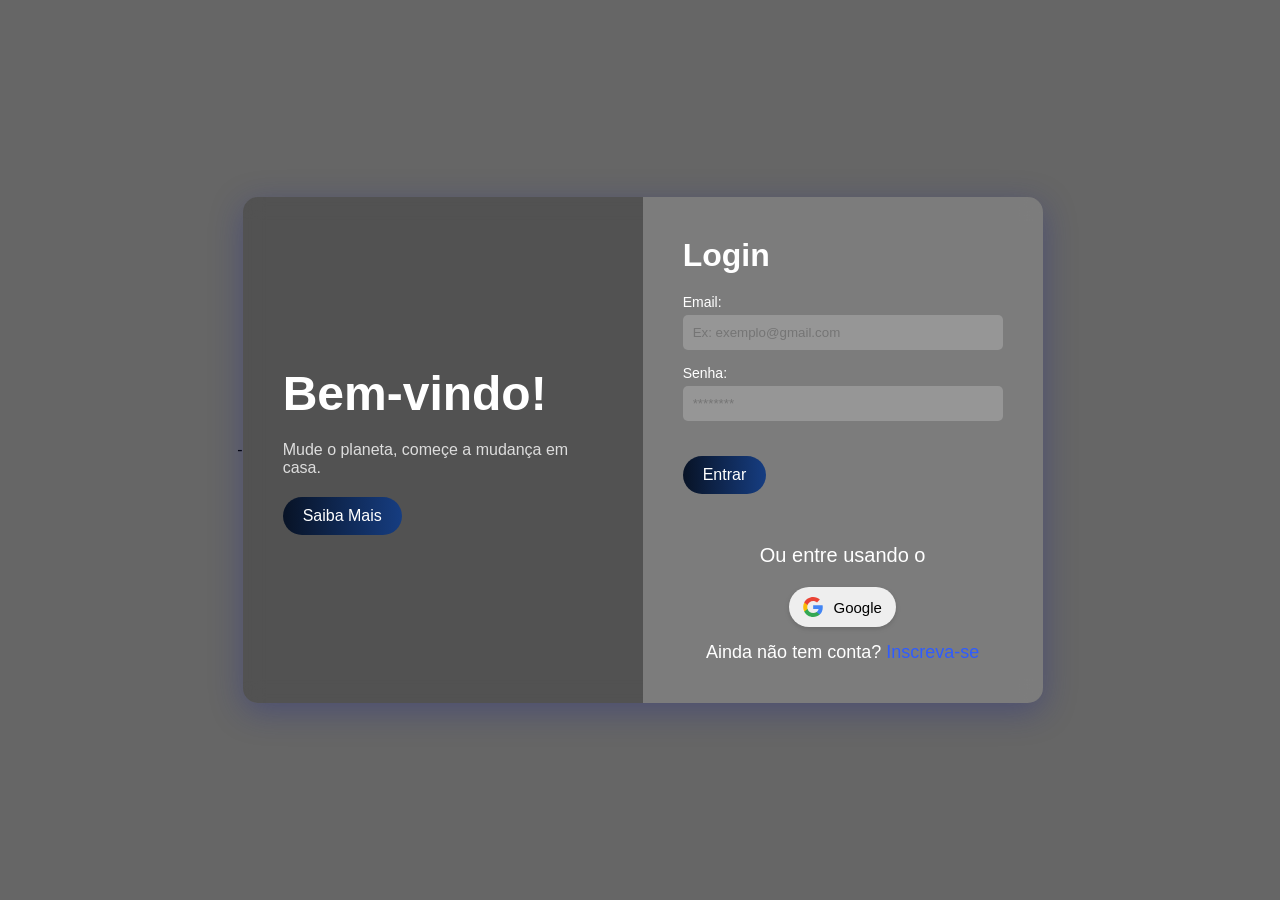
<file: index.html>
<!DOCTYPE html>
<html lang="pt-BR">
<head>
  <meta charset="UTF-8">
  <meta name="viewport" content="width=device-width, initial-scale=1">
  <title>Login Page</title>
  <link rel="stylesheet" href="login.css">
</head>
<body>

<!-- Vídeo de fundo -->
<video autoplay muted loop class="background-video">
  <source src="pixverse2F_1745717507.mp4" type="video/mp4">
</video>

<!-- Conteúdo principal -->
<div class="container">-
  <div class="card">
    <div class="welcome-section">
      <h1>Bem-vindo!</h1>
      <p>Mude o planeta, começe a mudança em casa.</p>
      <a href="educacao.html" class="learn-more-btn">Saiba Mais</a>
    </div>
    <div class="login-section">
      <h2>Login</h2>
      <form id="login-form" method="POST" action="login.php">
        <div class="input-group">
          <label for="email">Email:</label>
          <input type="email" id="email" name="email" placeholder="Ex: exemplo@gmail.com">
        </div>
        <div class="input-group">
          <label for="password">Senha:</label>
          <input type="password" id="password" name="password" placeholder="********">
        </div>

        <button type="submit" class="submit-btn">Entrar</button>

        <div class="login-google-section">
          <p class="login-alt-text">Ou entre usando o</p>
        
          <button class="google-btn">
            <img src="google.svg" alt="Google logo" class="google-icon">
            Google
          </button>
        
          <p class="signup-text">
            Ainda não tem conta? <a href="cadastro.html">Inscreva-se</a>
          </p>
        </div>
      </form>
    </div>
  </div>
</div>

<script src="index.js"></script>
</body>
</html>
</file>
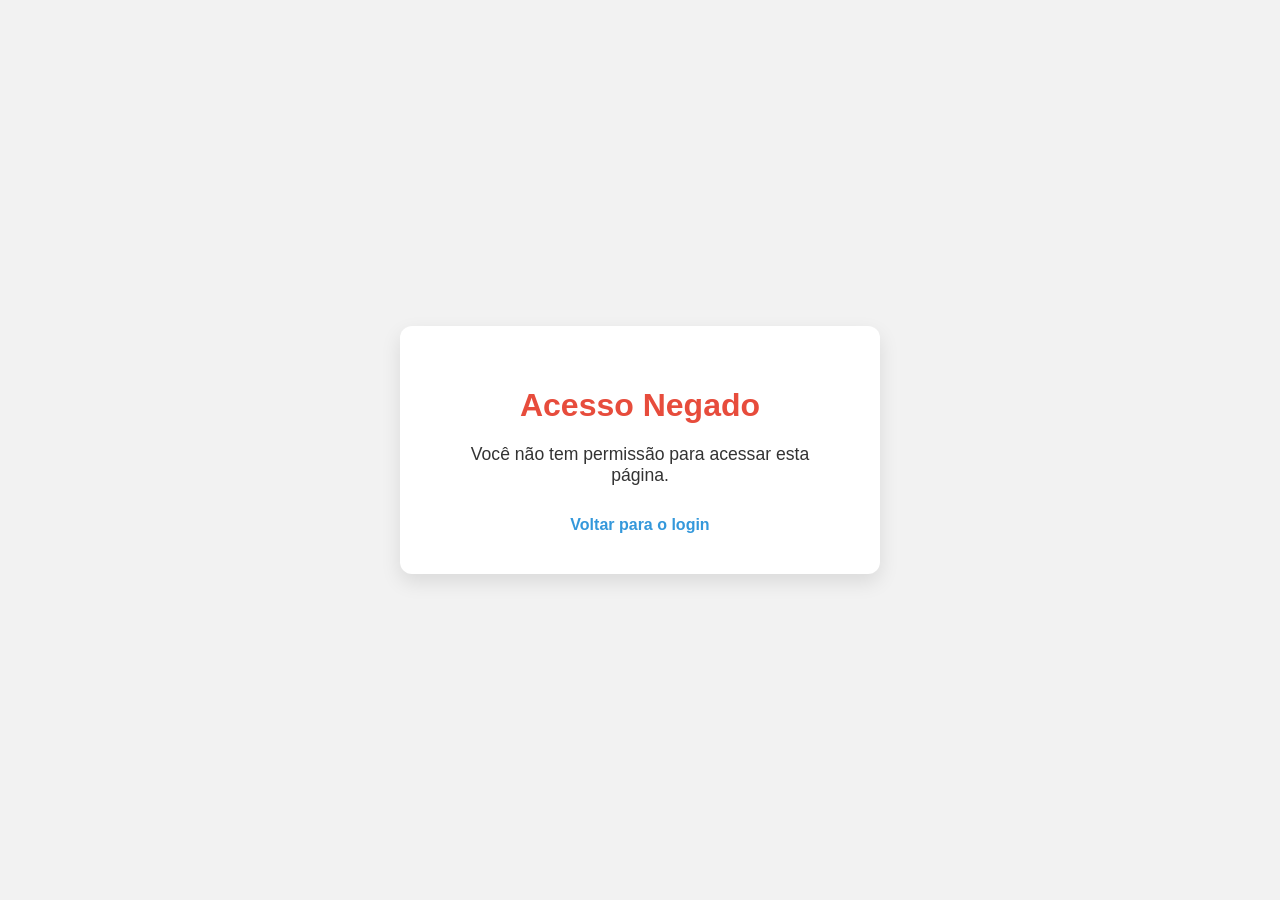
<file: acesso-negado.html>
<!DOCTYPE html>
<html lang="pt-BR">
<head>
  <meta charset="UTF-8">
  <meta name="viewport" content="width=device-width, initial-scale=1.0">
  <title>Acesso Negado</title>
  <style>
    body {
      margin: 0;
      font-family: 'Segoe UI', Tahoma, Geneva, Verdana, sans-serif;
      background: #f2f2f2;
      display: flex;
      align-items: center;
      justify-content: center;
      height: 100vh;
      color: #333;
    }

    .container {
      background: #fff;
      padding: 40px;
      border-radius: 12px;
      box-shadow: 0 8px 20px rgba(0, 0, 0, 0.1);
      text-align: center;
      max-width: 400px;
    }

    h1 {
      color: #e74c3c;
      font-size: 2em;
      margin-bottom: 20px;
    }

    p {
      font-size: 1.1em;
      margin-bottom: 30px;
    }

    a {
      text-decoration: none;
      color: #3498db;
      font-weight: bold;
    }

    a:hover {
      text-decoration: underline;
    }
  </style>
</head>
<body>
  <div class="container">
    <h1>Acesso Negado</h1>
    <p>Você não tem permissão para acessar esta página.</p>
    <a href="index.html">Voltar para o login</a>
  </div>
</body>
</html>
</file>
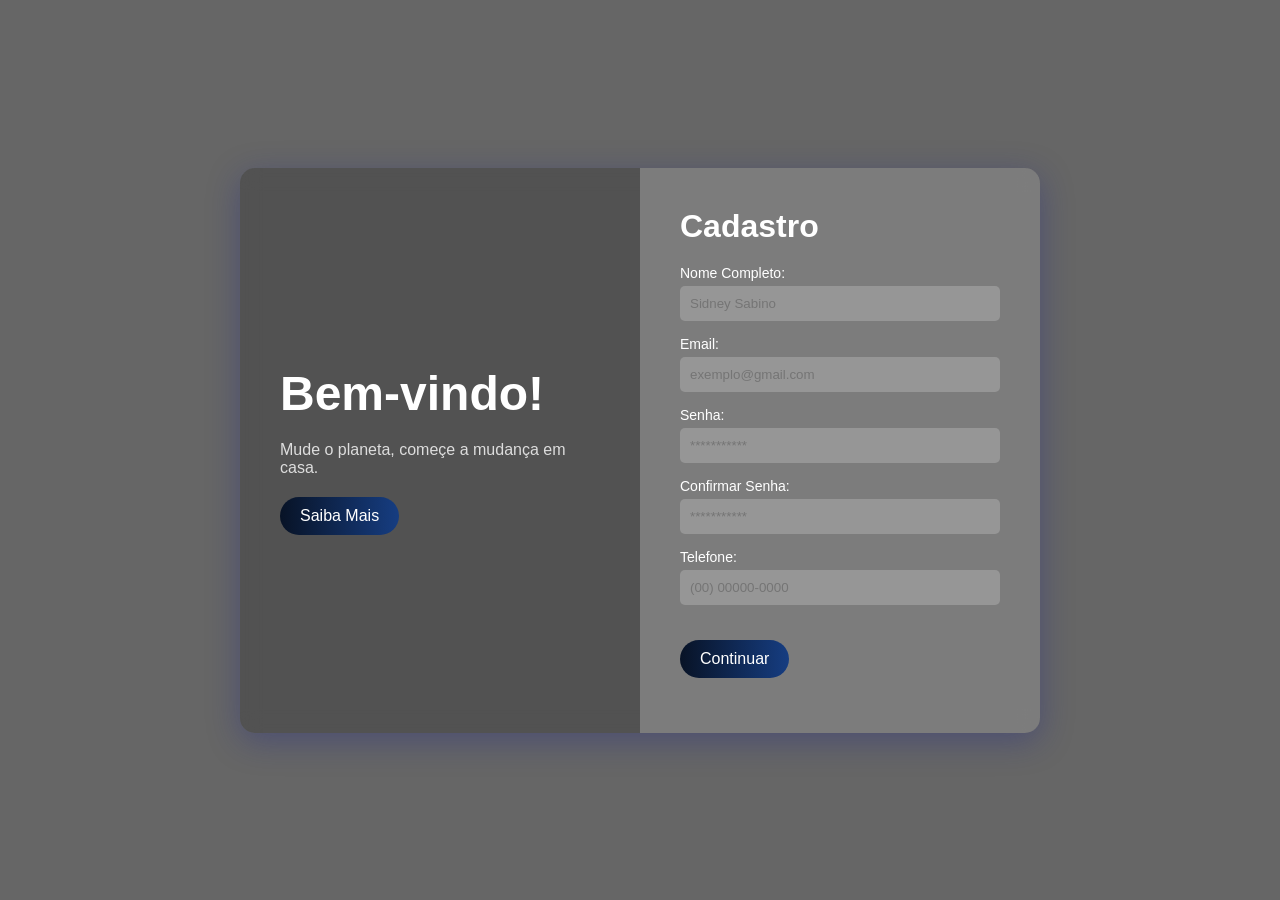
<file: cadastro.html>
<!DOCTYPE html>
<html lang="pt-BR">
<head>
  <meta charset="UTF-8">
  <meta name="viewport" content="width=device-width, initial-scale=1">
  <title>Login Page</title>
  <link rel="stylesheet" href="login.css">
</head>
<body>

<!-- Vídeo de fundo -->
<video autoplay muted loop class="background-video">
  <source src="pixverse2F_1745717507.mp4" type="video/mp4">
</video>

<!-- Conteúdo principal -->
<div class="container">
  <div class="card">
    <div class="welcome-section">
      <h1>Bem-vindo!</h1>
      <p>Mude o planeta, começe a mudança em casa.</p>
      <a href="educacao.html" class="learn-more-btn">Saiba Mais</a>
    </div>
    <div class="login-section">
      <h2>Cadastro</h2>
      <form action="cadastro.php" method="post">
<div class="input-group">
  <div class="input-group">
    <label for="username">Nome Completo:</label>
    <input type="text" id="username" name="username" placeholder="Sidney Sabino">
  </div>
  
  <div class="input-group">
    <label for="email">Email:</label>
    <input type="email" id="email" name="email" placeholder="exemplo@gmail.com">
  </div>
  
  <div class="input-group">
    <label for="password">Senha:</label>
    <input type="password" id="password" name="password" placeholder="***********">
  </div>
  
  <div class="input-group">
    <label for="confirm-password">Confirmar Senha:</label>
    <input type="password" id="confirm-password" name="confirm_password" placeholder="***********">
  </div>
  
  <div class="input-group">
    <label for="phone">Telefone:</label>
    <input type="tel" id="phone" name="phone" placeholder="(00) 00000-0000">
  </div>
        <button type="submit" class="submit-btn">Continuar</button>
      </form>
      

      
    </div>
  </div>
</div>
<script src="cadastro.js"></script>
</body>
</html>
</file>
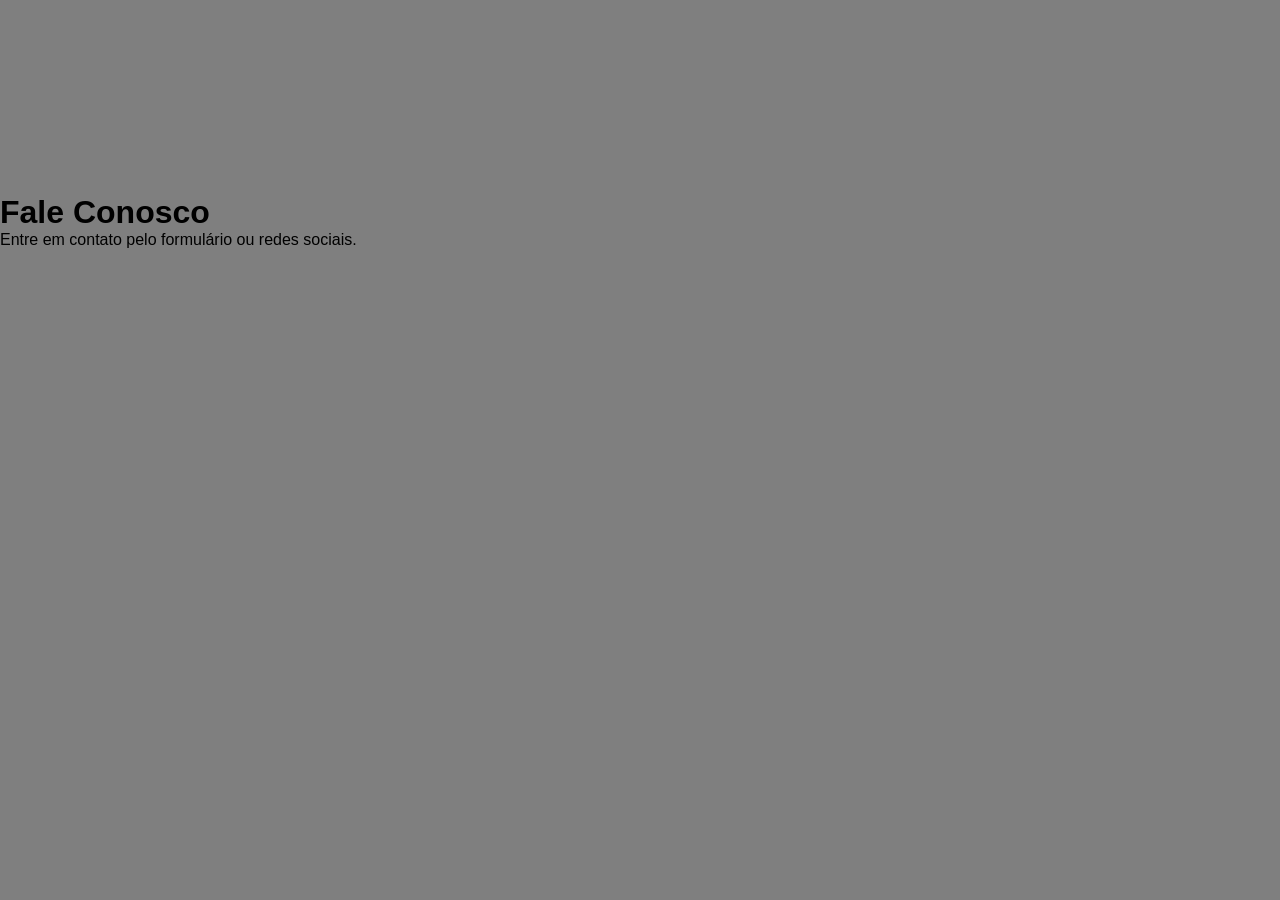
<file: contato.html>
<!DOCTYPE html>
<html lang="pt-BR">
<head>
  <meta charset="UTF-8">
  <meta name="viewport" content="width=device-width, initial-scale=1.0">
  <title>Contato | Meu Site</title>
  <link rel="stylesheet" href="principal.css">
</head>
<body>

<video autoplay muted loop id="bg-video">
  <source src="pixverse2F_1745717507.mp4" type="video/mp4">
</video>

<div class="overlay"></div>

<header>
  <div class="logo">MeuSite</div>
  <nav>
    <ul>
      <li><a href="index.html">Início</a></li>
      <li><a href="sobre.html">Sobre</a></li>
      <li><a href="servicos.html">Serviços</a></li>
      <li><a href="contato.html">Contato</a></li>
    </ul>
  </nav>
</header>

<main class="main-content">
  <h1>Fale Conosco</h1>
  <p>Entre em contato pelo formulário ou redes sociais.</p>
</main>

</body>
</html>
</file>
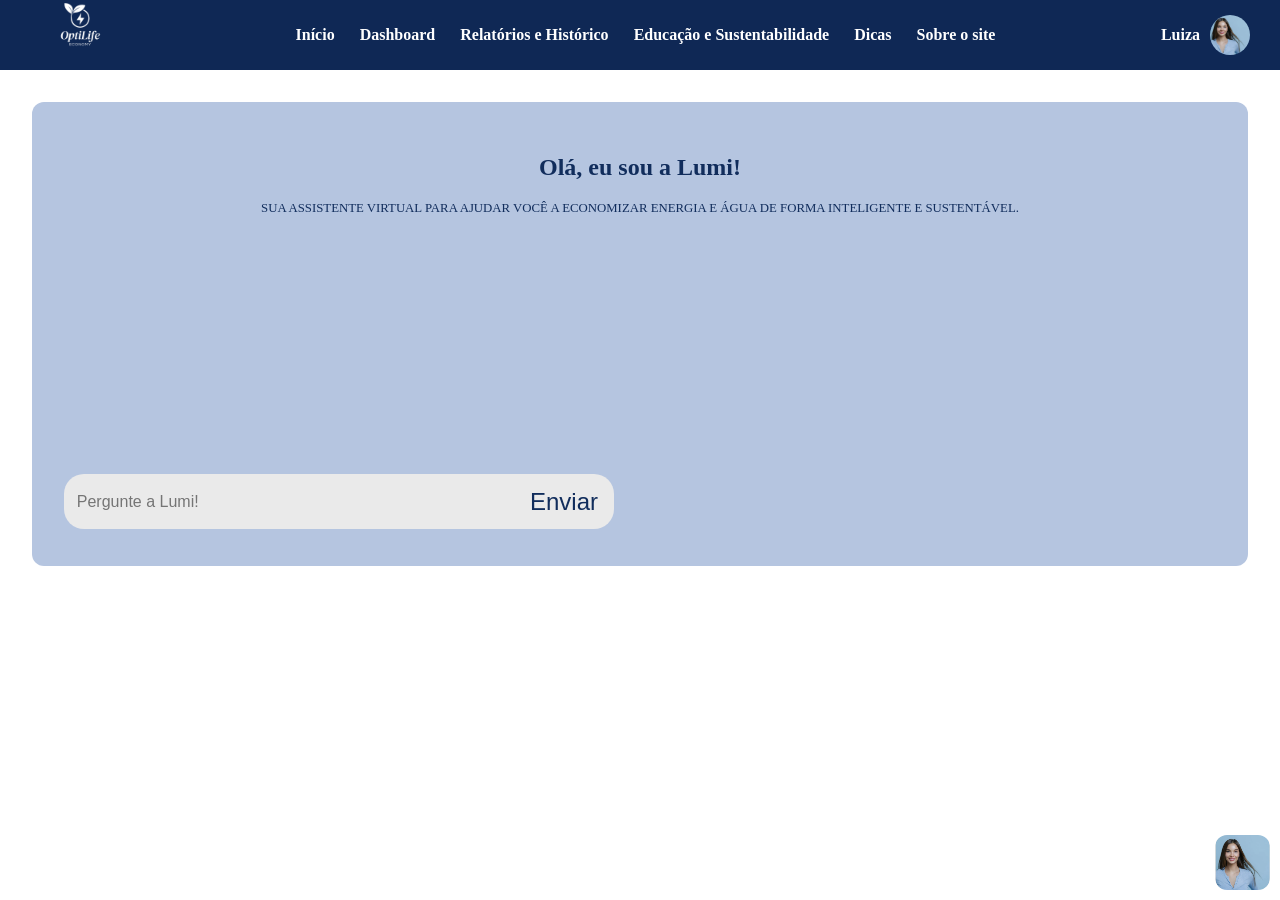
<file: ia.html>
<!DOCTYPE html>
<html lang="pt-BR">
<head>
  <meta charset="UTF-8" />
  <meta name="viewport" content="width=device-width, initial-scale=1.0"/>
  <title>Lumi</title>
  <link rel="stylesheet" href="ia.css" />
</head>
<body>
    <header class="header">
        <div class="logo">
          <img src="2.png" alt="Logo OptiLife" />
        </div>
        <nav class="navbar">
          <a href="principal.html">Início</a>
          <a href="dashboard.html">Dashboard</a>
          <a href="relatorios.html">Relatórios e Histórico</a>
          <a href="educacao.html">Educação e Sustentabilidade</a>
          <a href="dicas.html">Dicas</a>
          <a href="sobre.html">Sobre o site</a>
        </nav>
        <div class="user-info">
          <span class="username">Luiza</span>
          <img src="perfil.PNG" alt="Usuária" class="profile-pic" />
        </div>
      </header>

  <main class="container">
    <h2>Olá, eu sou a Lumi!</h2>
    <p class="subtexto">Sua assistente virtual para ajudar você a economizar energia e água de forma inteligente e sustentável.</p>
    
    <div id="mensagens" class="chat"></div>
    
    <div class="input-area">
        <input type="text" id="entrada" class="input" placeholder="Pergunte a Lumi!">
        <button id="enviar">Enviar</button>
      </div>
      


  </main>

  <img src="perfil.PNG" alt="Lumi" class="avatar-lumi"/>

  <script src="ia.js"></script>
</body>
</html>
</file>
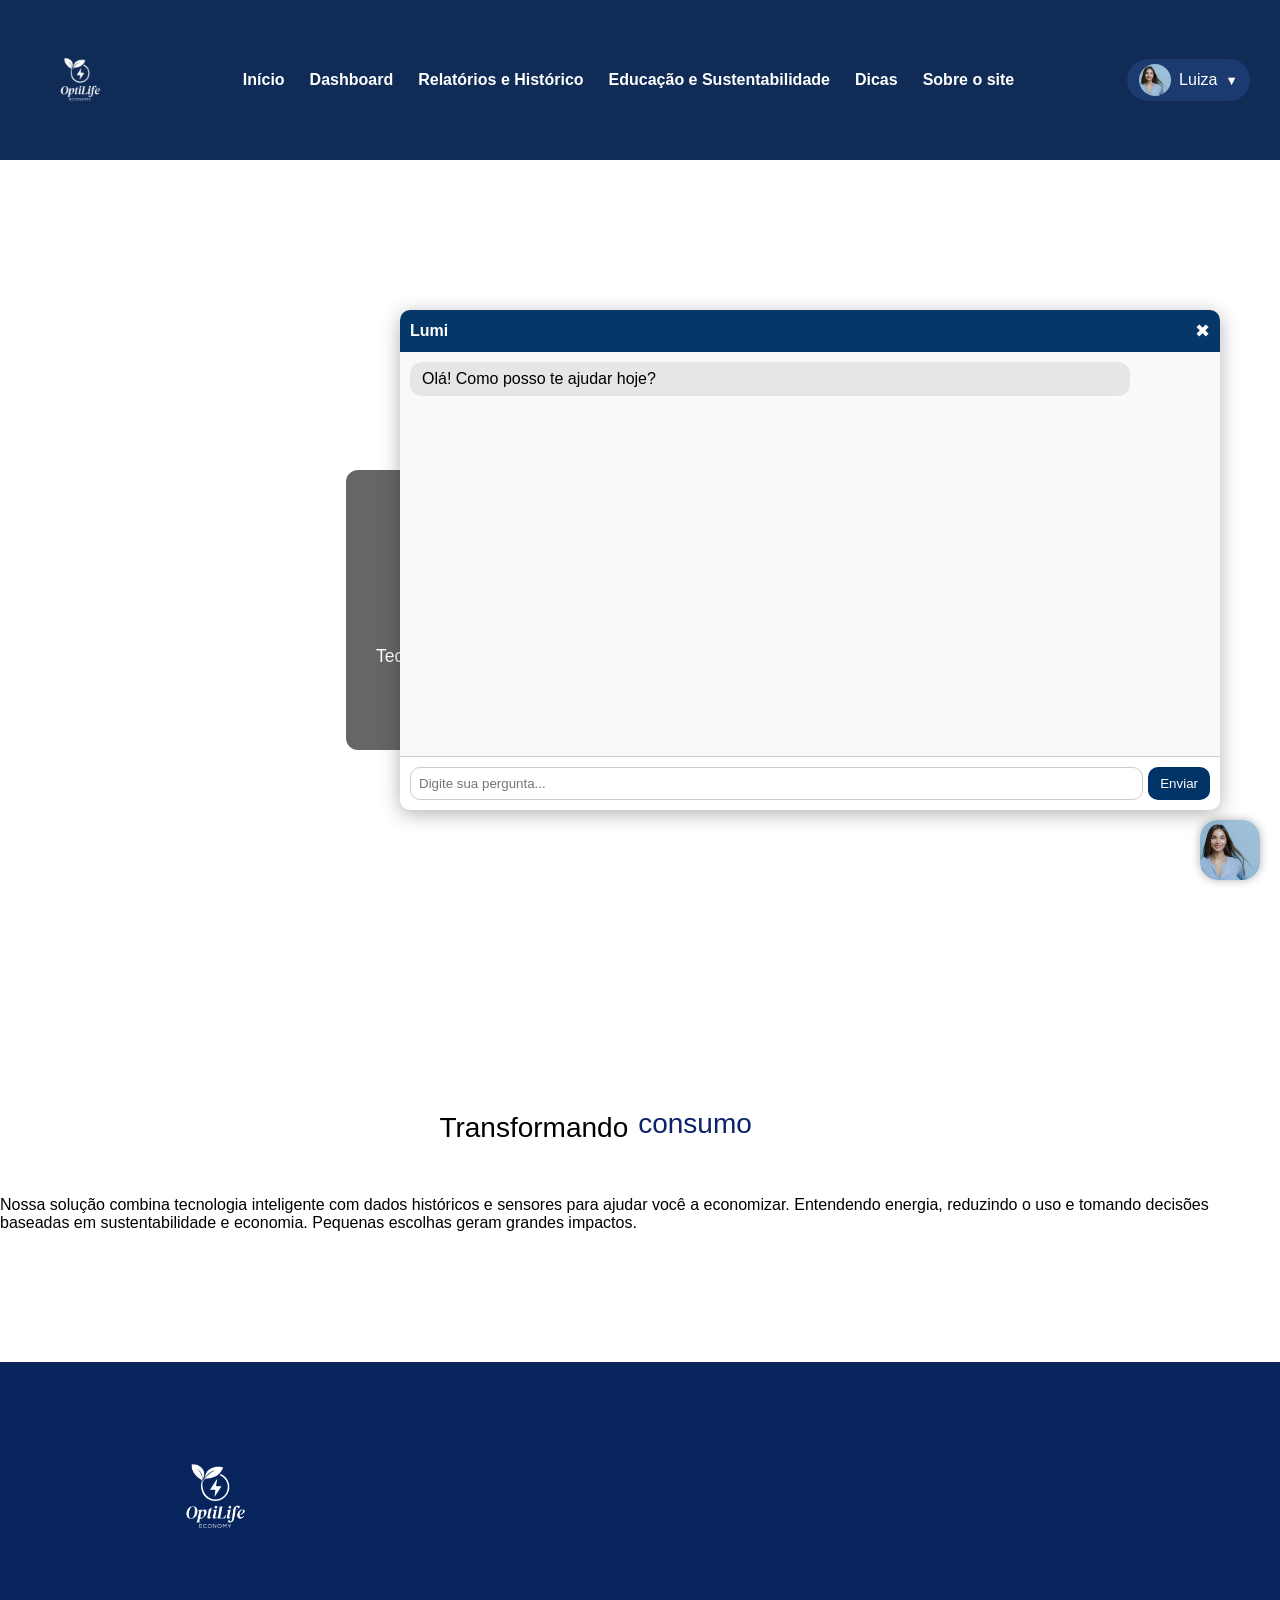
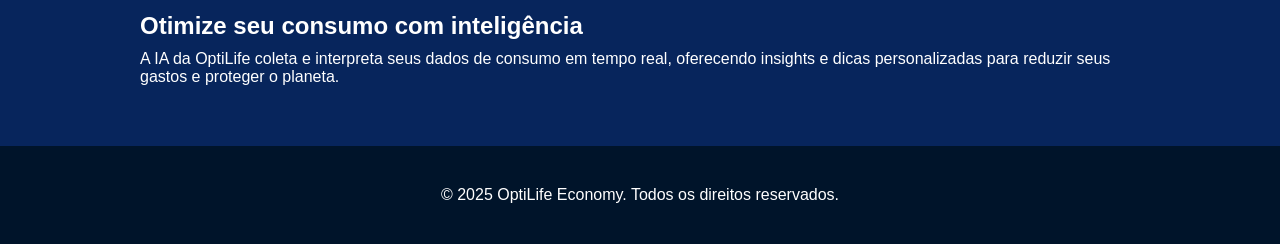
<file: principal.html>
<!DOCTYPE html>
<html lang="pt-BR">
<head>
  <meta charset="UTF-8">
  <meta name="viewport" content="width=device-width, initial-scale=1.0">
  <title>principal</title>
  <link rel="stylesheet" href="principal.css">
</head>
<body>


  <header class="navbar">
    <div class="logo">
      <img src="2.png" alt="Logo OptiLife" />

    </div>
  
    <nav class="nav-links">
      <a href="principal.html">Início</a>
      <a href="dashboard.html">Dashboard</a>
      <a href="relatorios.html">Relatórios e Histórico</a>
      <a href="educacao.html">Educação e Sustentabilidade</a>
      <a href="dicas.html">Dicas</a>
      <a href="sobre.html">Sobre o site</a>
    </nav>
  
    <div class="user-profile">
      <img src="perfil.PNG" alt="Foto de Luiza" />
      <span>Luiza</span>
      <span class="dropdown-icon">▼</span>
    </div>
  </header>
  

  <section class="hero">
    <video autoplay muted loop playsinline class="background-video">
      <source src="pixverse2F_1745717507.mp4" type="video/mp4">
    </video>





    <div class="hero-content">
      <h1>Transforme sua casa.<br>Otimize seu consumo.</h1>
      <p>Tecnologia e sustentabilidade no seu dia a dia com a IA da OptiLife.</p>
      <a href="#" class="btn">Saiba mais</a>
    </div>
  </section>

<!-- Botão flutuante da Lumi -->
<div id="lumi-button" onclick="toggleChat()">
  <img src="perfil.PNG" alt="Lumi" />
</div>

<!-- Caixa de chat -->
<div id="lumi-chat">
  <div class="chat-header">
    <span>Lumi</span>
    <button onclick="toggleChat()">✖</button>
  </div>
  <div class="chat-body" id="mensagens">
    <div class="mensagem lumi">Olá! Como posso te ajudar hoje?</div>
  </div>
  <div class="chat-input">
    <input type="text" id="entrada" placeholder="Digite sua pergunta..." />
    <button id="enviar">Enviar</button>
  </div>
</div>

<style>
  /* Botão flutuante */
  #lumi-button {
    position: fixed;
    bottom: 20px;
    right: 20px;
    width: 60px;
    height: 60px;
    border-radius: 30%;
    overflow: hidden;
    cursor: pointer;
    box-shadow: 0 0 10px rgba(0,0,0,0.3);
    z-index: 1000;
  }

  #lumi-button img {
    width: 100%;
    height: 100%;
    object-fit: cover;
  }

  /* Janela de chat */
  #lumi-chat {
    display: none;
    position: fixed;
    bottom: 90px;
    right: 60px;
    height: 820px;
    width: 820px;
    background: white;
    border-radius: 10px;
    box-shadow: 0 4px 20px rgba(0,0,0,0.3);
    font-family: Arial, sans-serif;
    z-index: 1000;
    overflow: hidden;
    display: flex;
    flex-direction: column;
    max-height: 500px;
  }

  .chat-header {
    background: #053769;
    color: white;
    padding: 10px;
    font-weight: bold;
    display: flex;
    justify-content: space-between;
    align-items: center;
  }

  .chat-header button {
    background: transparent;
    border: none;
    color: white;
    font-size: 18px;
    cursor: pointer;
  }

  .chat-body {
    padding: 10px;
    flex: 1;
    overflow-y: auto;
    background: #f9f9f9;
  }

  .chat-input {
    display: flex;
    border-top: 1px solid #ccc;
    padding: 10px;
    gap: 5px;
  }

  .chat-input input {
    flex: 1;
    padding: 8px;
    border-radius: 10px;
    border: 1px solid #ccc;
  }

  .chat-input button {
    background: #003366;
    color: white;
    border: none;
    padding: 8px 12px;
    border-radius: 10px;
    cursor: pointer;
  }

  .mensagem {
    margin-bottom: 10px;
    padding: 8px 12px;
    border-radius: 12px;
    max-width: 90%;
    clear: both;
  }

  .usuario {
    background: #d0ebff;
    align-self: flex-end;
    margin-left: auto;
    text-align: right;
  }

  .lumi {
    background: #e6e6e6;
    align-self: flex-start;
    margin-right: auto;
    text-align: left;
  }
</style>

<script>
  function toggleChat() {
    const chatBox = document.getElementById('lumi-chat');
    chatBox.style.display = chatBox.style.display === 'block' ? 'none' : 'block';
  }

  document.getElementById("enviar").addEventListener("click", () => {
    const entrada = document.getElementById("entrada");
    const mensagens = document.getElementById("mensagens");

    const texto = entrada.value.trim().toLowerCase();
    if (texto === "") return;

    // Mensagem do usuário
    const bolhaUsuario = document.createElement("div");
    bolhaUsuario.className = "mensagem usuario";
    bolhaUsuario.textContent = texto;
    mensagens.appendChild(bolhaUsuario);

    entrada.value = "";

    setTimeout(() => {
      const bolhaLumi = document.createElement("div");
      bolhaLumi.className = "mensagem lumi";
      let respostaLumi = "";

      if (texto.includes("economizar energia em casa")) {
        respostaLumi = "Para economizar energia em casa, você pode começar desligando as luzes ao sair de um cômodo, usar lâmpadas LED, evitar deixar aparelhos em stand-by e usar a máquina de lavar e a lava-louças com carga total.";
      } else if (texto.includes("economizar água no banheiro")) {
        respostaLumi = "No banheiro, você pode economizar água fechando a torneira ao escovar os dentes e ao se ensaboar, tomar banhos mais curtos e verificar se há vazamentos.";
      } else if (texto.includes("importância de economizar água")) {
        respostaLumi = "Economizar água é crucial para preservar os recursos naturais, garantir o abastecimento para as futuras gerações e reduzir os custos em sua conta.";
      } else if (texto.includes("energias renováveis")) {
        respostaLumi = "Energias renováveis são fontes de energia que se regeneram naturalmente, como a solar, eólica, hidrelétrica e biomassa, sendo importantes para reduzir a emissão de gases de efeito estufa.";
      } else if (texto.includes("consumo de energia do chuveiro")) {
        respostaLumi = "Para reduzir o consumo de energia do chuveiro, procure tomar banhos mais rápidos e, se possível, utilize a chave na posição 'verão', que geralmente consome menos energia.";
      } else if (texto.includes("reutilizar a água da chuva")) {
        respostaLumi = "Você pode reutilizar a água da chuva para regar plantas, lavar o carro e limpar áreas externas. Existem sistemas simples de captação que podem ser instalados em casa.";
      } else if (texto.includes("economizar água na cozinha")) {
        respostaLumi = "Na cozinha, evite lavar a louça com a torneira aberta continuamente, utilize a lava-louças com carga total e aproveite a água do cozimento de legumes para regar as plantas depois de fria.";
      } else if (texto.includes("impacto do desperdício de energia")) {
        respostaLumi = "O desperdício de energia contribui para o aumento da demanda por fontes não renováveis, a emissão de poluentes e o aquecimento global, além de aumentar os gastos com eletricidade.";
      } else if (texto.includes("dinheiro")) {
        respostaLumi = "Infelizmente não posso fazer nada em relação a isso. :(";
      } else {
        respostaLumi = "Olá! Como posso ajudar você a economizar energia ou água?";
      }

      bolhaLumi.textContent = respostaLumi;
      mensagens.appendChild(bolhaLumi);
      mensagens.scrollTop = mensagens.scrollHeight;
    }, 500);
  });
</script>

  
  
  <div class="card">
    <div class="loader">
      <p>Transformando</p>
      <div class="words">
        <span class="word">consumo</span>
        <span class="word">eficiência</span>
        <span class="word">energia</span>
        <span class="word">sustentabilidade</span>
        <span class="word">consumo</span>
      </div>
    </div>
  </div>

<div class="menu.p">

    <p>
      Nossa solução combina tecnologia inteligente com dados históricos e sensores para ajudar você a economizar. 
      Entendendo energia, reduzindo o uso e tomando decisões baseadas em sustentabilidade e economia. Pequenas escolhas geram grandes impactos.
    </p>
  </section>
</div>
  <div class="container">
    
  </div>
  

  <section class="inteligencia">
    <div class="content">
      <img src="2.png" alt="Logo OptiLife" class="logo-img"> <!-- Substitua pela sua logo -->
      <div>
        <h3>Otimize seu consumo com inteligência</h3>
        <p>
          A IA da OptiLife coleta e interpreta seus dados de consumo em tempo real, oferecendo insights e dicas personalizadas para reduzir seus gastos e proteger o planeta.
        </p>
      </div>
    </div>
  </section>

  <footer>
    <div class="footer-content">
          <p>© 2025 OptiLife Economy. Todos os direitos reservados.</p>
        </div>
      </div>
    </div>
  </footer>
</body>
</html>
</file>
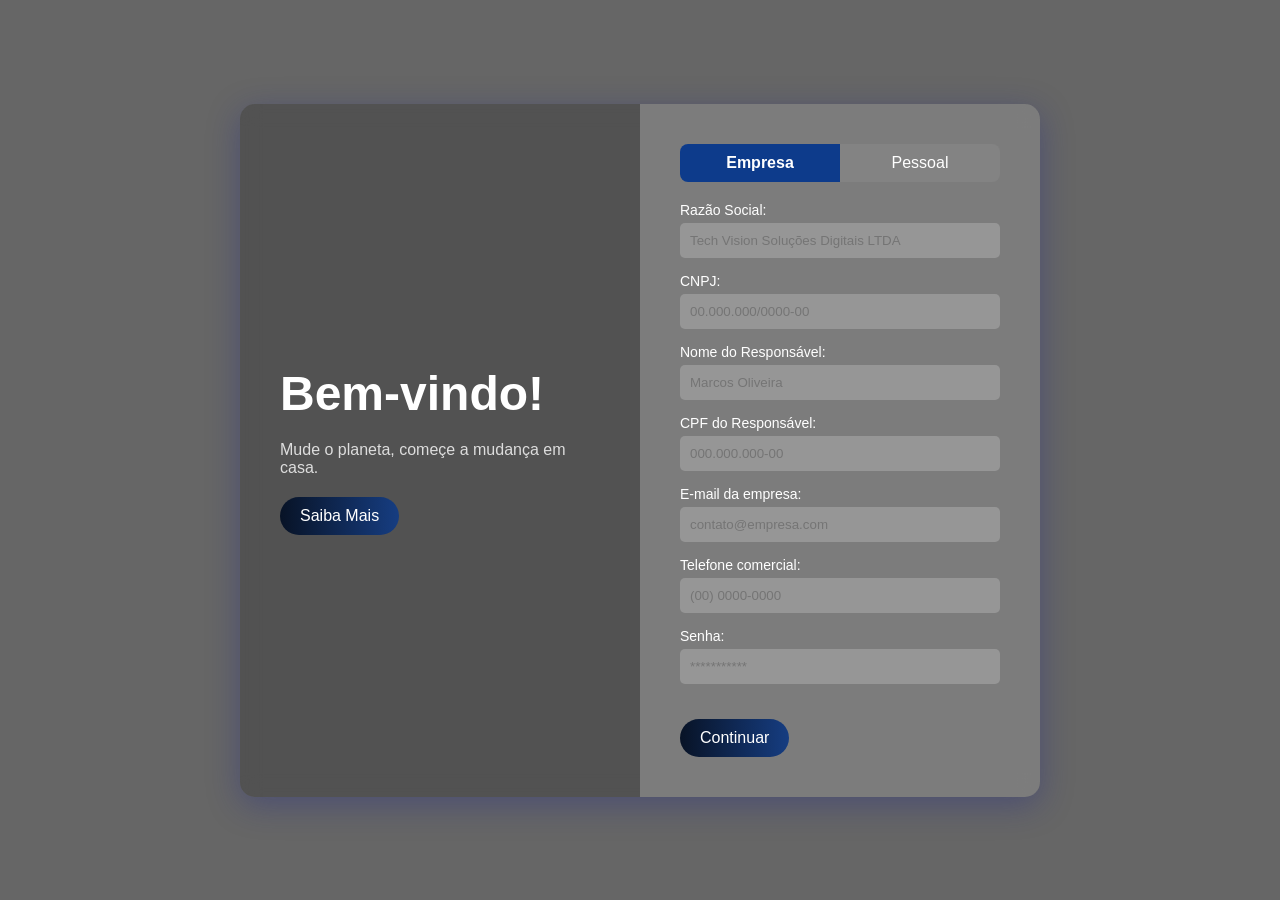
<file: servicos.html>
<!DOCTYPE html>
<html lang="pt-BR">
<head>
  <meta charset="UTF-8">
  <meta name="viewport" content="width=device-width, initial-scale=1">
  <title>Login Page</title>
  <link rel="stylesheet" href="login.css">
  <style>
    /* Estilo das abas */
    .tabs {
      display: flex;
      justify-content: space-between;
      background: rgba(255, 255, 255, 0.05);
      border-radius: 8px;
      overflow: hidden;
      margin-bottom: 20px;
    }

    .tab {
      flex: 1;
      padding: 10px 0;
      text-align: center;
      cursor: pointer;
      color: white;
      font-weight: 500;
      transition: all 0.3s ease;
    }

    .tab.active {
      background: #0d3b8b;
      font-weight: bold;
    }

    .tab:hover {
      background: rgba(255, 255, 255, 0.1);
    }
  </style>
</head>
<body>

<!-- Vídeo de fundo -->
<video autoplay muted loop class="background-video">
  <source src="pixverse2F_1745717507.mp4" type="video/mp4">
</video>

<!-- Conteúdo principal -->
<div class="container">
  <div class="card">
    <div class="welcome-section">
      <h1>Bem-vindo!</h1>
      <p>Mude o planeta, começe a mudança em casa.</p>
      <a href="educacao.html" class="learn-more-btn">Saiba Mais</a>
    </div>

    <div class="login-section">
      <!-- Abas -->
      <div class="tabs">
        <div class="tab active" onclick="showForm('empresa')">Empresa</div>
        <div class="tab" onclick="showForm('pessoal')">Pessoal</div>
      </div>

      <!-- Formulário Empresa -->
      <form action="cadastro.php" method="post" id="form-empresa">
        <div class="input-group">
          <label for="razao">Razão Social:</label>
          <input type="text" id="razao" name="razao" placeholder="Tech Vision Soluções Digitais LTDA">
        </div>

        <div class="input-group">
          <label for="cnpj">CNPJ:</label>
          <input type="text" id="cnpj" name="cnpj" placeholder="00.000.000/0000-00">
        </div>

        <div class="input-group">
          <label for="responsavel">Nome do Responsável:</label>
          <input type="text" id="responsavel" name="responsavel" placeholder="Marcos Oliveira">
        </div>

        <div class="input-group">
          <label for="cpf">CPF do Responsável:</label>
          <input type="text" id="cpf" name="cpf" placeholder="000.000.000-00">
        </div>

        <div class="input-group">
          <label for="email">E-mail da empresa:</label>
          <input type="email" id="email" name="email" placeholder="contato@empresa.com">
        </div>

        <div class="input-group">
          <label for="phone">Telefone comercial:</label>
          <input type="tel" id="phone" name="phone" placeholder="(00) 0000-0000">
        </div>

        <div class="input-group">
          <label for="password">Senha:</label>
          <input type="password" id="password" name="password" placeholder="***********">
        </div>

        <button type="submit" class="submit-btn">Continuar</button>
      </form>

      <!-- Formulário Pessoal -->
      <form action="cadastro.php" method="post" id="form-pessoal" style="display: none;">
        <div class="input-group">
          <label for="username">Nome Completo:</label>
          <input type="text" id="username" name="username" placeholder="Sidney Sabino">
        </div>

        <div class="input-group">
          <label for="email">Email:</label>
          <input type="email" id="email" name="email" placeholder="exemplo@gmail.com">
        </div>

        <div class="input-group">
          <label for="password">Senha:</label>
          <input type="password" id="password" name="password" placeholder="***********">
        </div>

        <div class="input-group">
          <label for="confirm-password">Confirmar Senha:</label>
          <input type="password" id="confirm-password" name="confirm_password" placeholder="***********">
        </div>

        <div class="input-group">
          <label for="phone">Telefone:</label>
          <input type="tel" id="phone" name="phone" placeholder="(00) 00000-0000">
        </div>

        <button type="submit" class="submit-btn">Continuar</button>
      </form>
    </div>
  </div>
</div>

<script>
function showForm(type) {
  document.getElementById("form-empresa").style.display = type === "empresa" ? "block" : "none";
  document.getElementById("form-pessoal").style.display = type === "pessoal" ? "block" : "none";

  document.querySelectorAll(".tab").forEach(tab => tab.classList.remove("active"));
document.querySelector(`.tab:nth-child(${type === "empresa" ? 1 : 2})`).classList.add("active");

}
</script>

<script src="cadastro.js"></script>
</body>
</html>
</file>
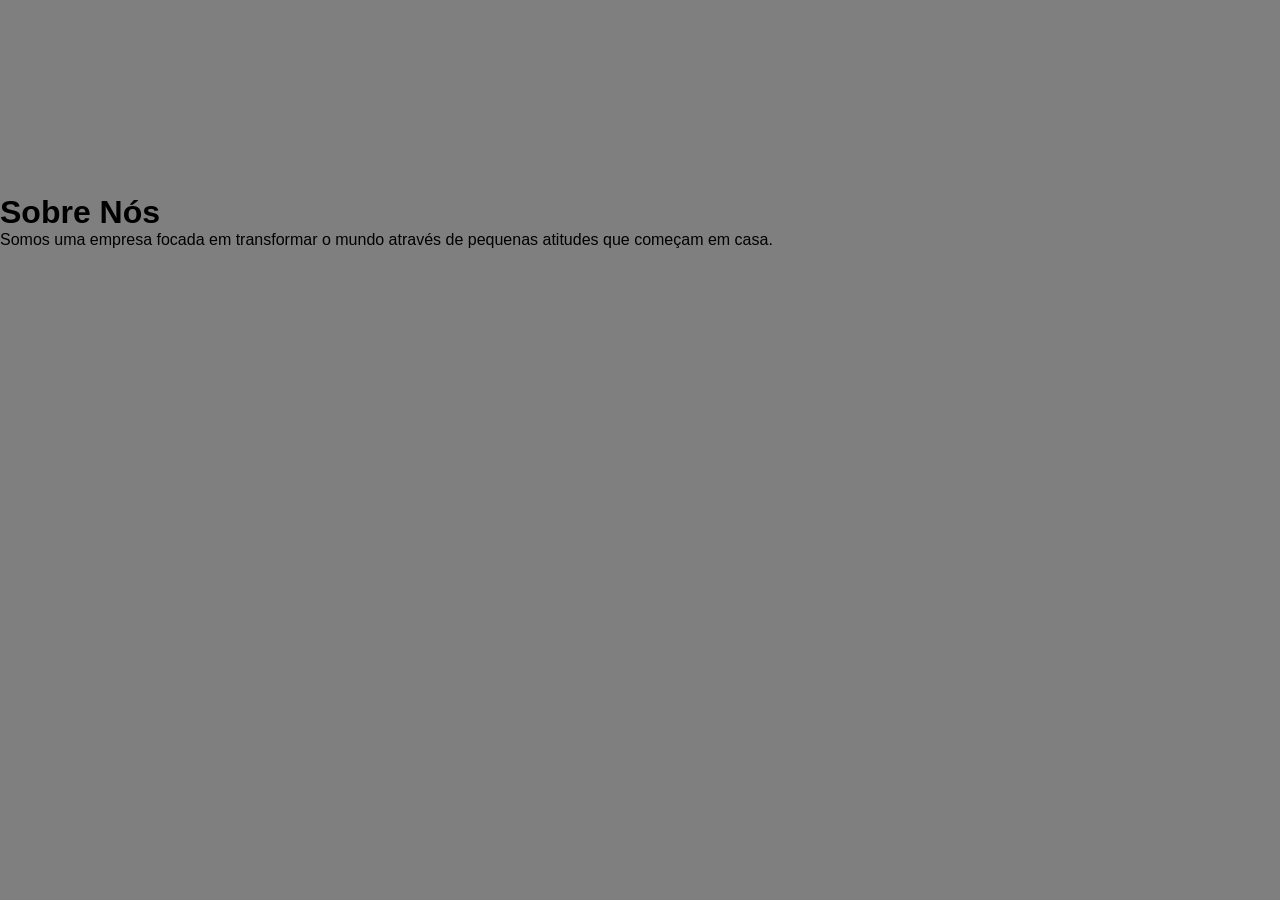
<file: sobre.html>
<!DOCTYPE html>
<html lang="pt-BR">
<head>
  <meta charset="UTF-8">
  <meta name="viewport" content="width=device-width, initial-scale=1.0">
  <title>Sobre | Meu Site</title>
  <link rel="stylesheet" href="principal.css">
</head>
<body>

<video autoplay muted loop id="bg-video">
  <source src="pixverse2F_1745717507.mp4" type="video/mp4">
</video>

<div class="overlay"></div>

<header>
  <div class="logo">MeuSite</div>
  <nav>
    <ul>
      <li><a href="index.html">Início</a></li>
      <li><a href="sobre.html">Sobre</a></li>
      <li><a href="servicos.html">Serviços</a></li>
      <li><a href="contato.html">Contato</a></li>
    </ul>
  </nav>
</header>

<main class="main-content">
  <h1>Sobre Nós</h1>
  <p>Somos uma empresa focada em transformar o mundo através de pequenas atitudes que começam em casa.</p>
</main>

</body>
</html>
</file>
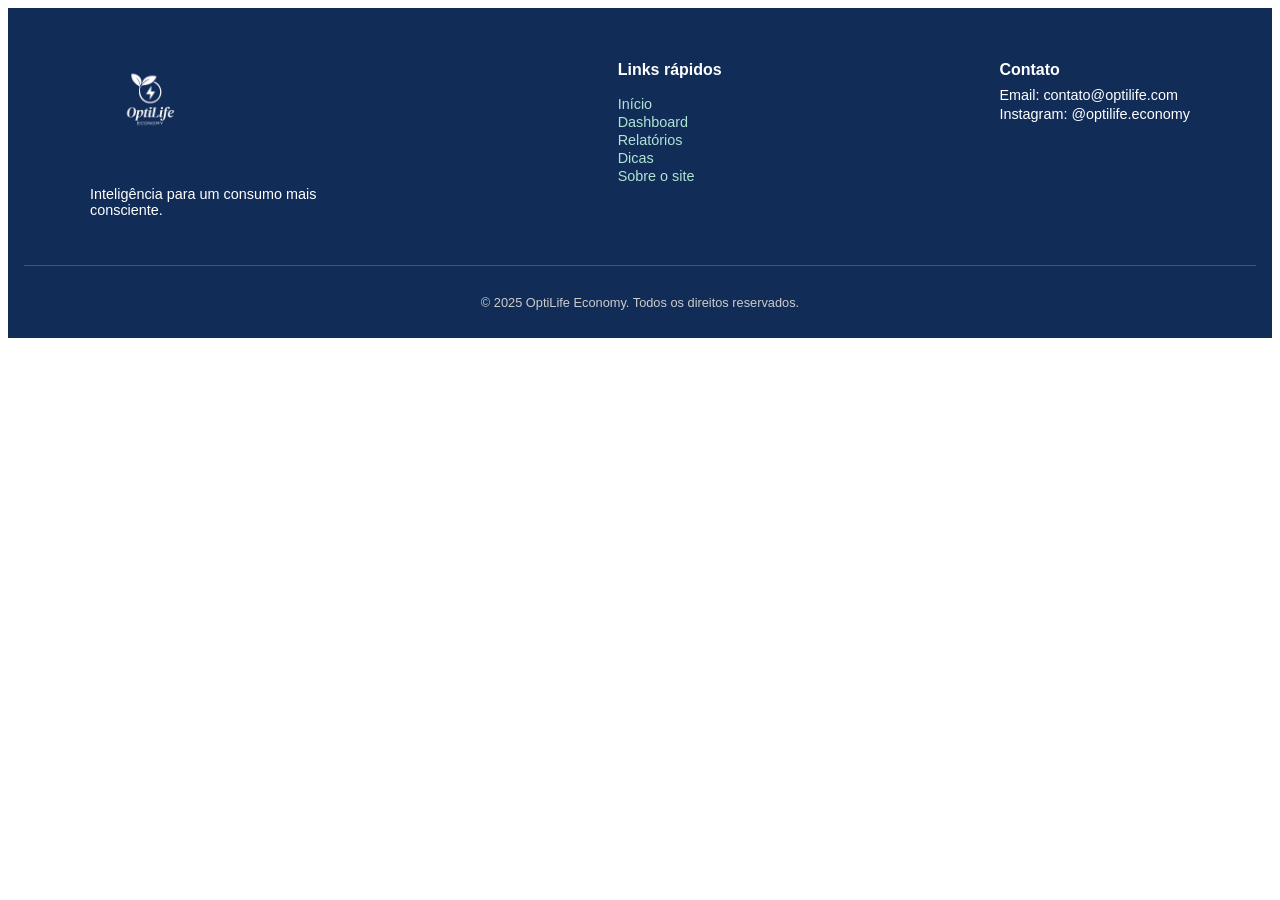
<file: teste.html>
<!DOCTYPE html>
<html lang="en">
<head>
    <meta charset="UTF-8">
    <meta name="viewport" content="width=device-width, initial-scale=1.0">
    <title>Document</title>
    <link rel="stylesheet" href="teste.css" />
</head>
<body>
    <footer class="footer">
        <div class="footer-content">
          <div class="footer-logo">
            <img src="2.png" alt="Logo OptiLife Economy" />
            <p>Inteligência para um consumo mais consciente.</p>
          </div>
      
          <div class="footer-links">
            <h4>Links rápidos</h4>
            <ul>
              <li><a href="/index.html">Início</a></li>
              <li><a href="/dashboard.html">Dashboard</a></li>
              <li><a href="/relatorios.html">Relatórios</a></li>
              <li><a href="/dicas.html">Dicas</a></li>
              <li><a href="/sobre.html">Sobre o site</a></li>
            </ul>
          </div>
      
          <div class="footer-contact">
            <h4>Contato</h4>
            <p>Email: contato@optilife.com</p>
            <p>Instagram: @optilife.economy</p>
          </div>
        </div>
      
        <div class="footer-bottom">
          <p>&copy; 2025 OptiLife Economy. Todos os direitos reservados.</p>
        </div>
      </footer>
      
</body>
</html>
</file>
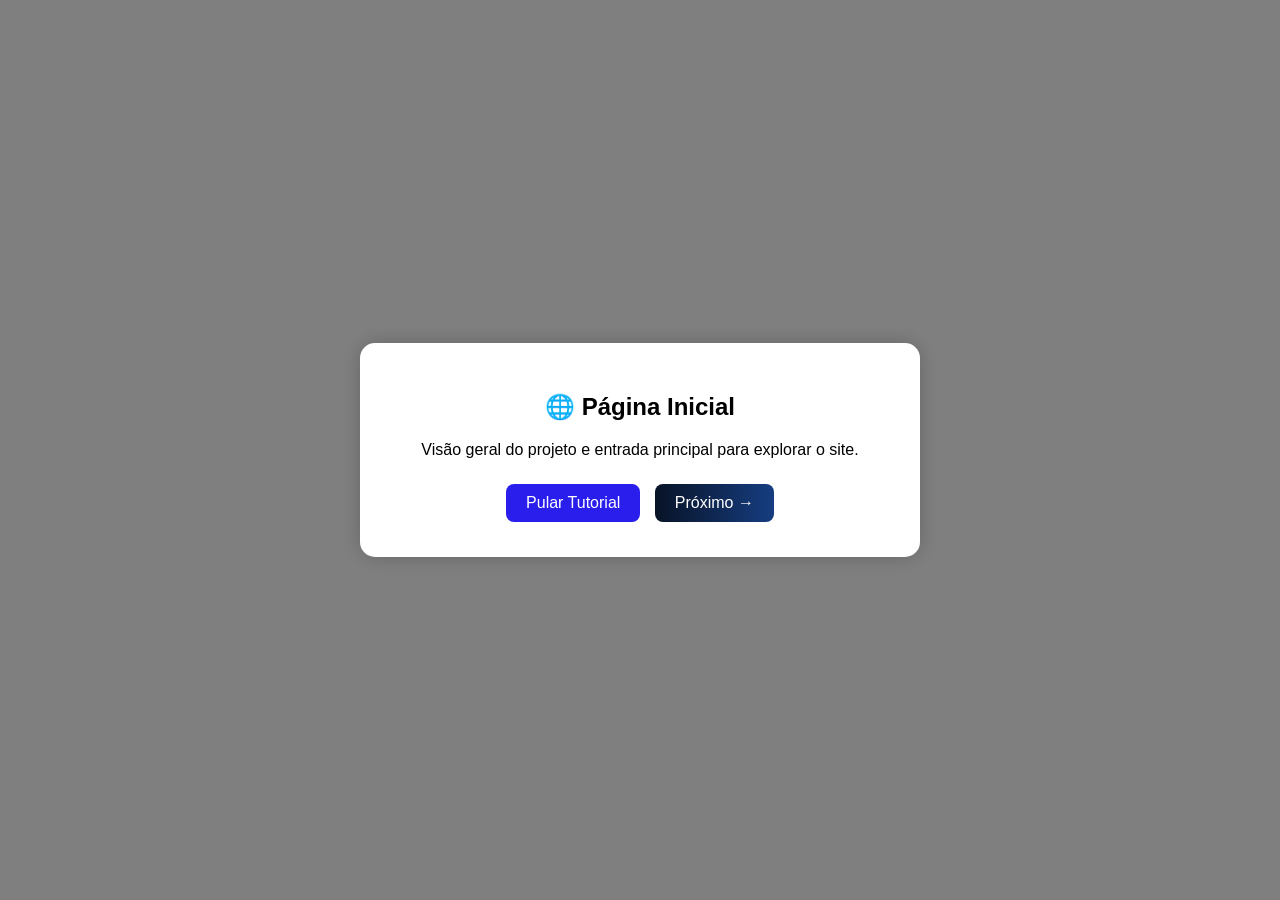
<file: tutorial.html>
<!DOCTYPE html>
<html lang="pt-BR">
<head>
  <meta charset="UTF-8" />
  <meta name="viewport" content="width=device-width, initial-scale=1.0"/>
  <title>Tutorial do Site</title>
  <link rel="stylesheet" href="tutorial.css" />
</head>
<body>

  <!-- Vídeo de fundo -->
<video autoplay muted loop class="background-video">
  <source src="pixverse2F_1745717507.mp4" type="video/mp4">
</video>

  <!-- Modal do Tutorial -->
  <div id="tutorialModal" class="modal">
    <div class="modal-content">
      <h2 id="tutorial-title">Título do Tutorial</h2>
      <p id="tutorial-description">Descrição da etapa atual...</p>
      <div class="buttons">
        <button id="prevBtn">← Anterior</button>
        <button id="skipBtn">Pular Tutorial</button>
        <button id="nextBtn">Próximo →</button>
      </div>
    </div>
  </div>

  <script src="tutorial.js"></script>
</body>
</html>
</file>
<file: login.css>
* {
  margin: 0;
  padding: 0;
  box-sizing: border-box;
  font-family: 'Poppins', sans-serif;
}

body, html {
  height: 100%;
  width: 100%;
}

.background-video {
  position: fixed;
  top: 0;
  left: 0;
  min-width: 100%;
  min-height: 100%;
  object-fit: cover;
  z-index: -1;
}

.container {
  height: 100vh;
  display: flex;
  justify-content: center;
  align-items: center;
  background-color: rgba(0,0,0,0.6); /* escurece um pouco o fundo */
  padding: 20px;
}

.card {
  display: flex;
  background: rgba(255, 255, 255, 0.1);
  border-radius: 15px;
  backdrop-filter: blur(10px);
  box-shadow: 0 8px 32px 0 rgba(31, 38, 135, 0.37);
  overflow: hidden;
  width: 800px;
  max-width: 90%;
}

.welcome-section {
  flex: 1;
  padding: 40px;
  color: white;
  display: flex;
  flex-direction: column;
  justify-content: center;
  background: rgba(0, 0, 0, 0.3);
}

.welcome-section h1 {
  font-size: 48px;
  margin-bottom: 20px;
}

.welcome-section p {
  margin-bottom: 20px;
  font-size: 16px;
  color: #ddd;
}

.learn-more-btn {
  background: linear-gradient(90deg, #081326, #163d81);
  color: white;
  padding: 10px 20px;
  border: none;
  border-radius: 25px;
  cursor: pointer;
  text-decoration: none;
  text-align: center;
  width: fit-content;
}

.login-section {
  flex: 1;
  padding: 40px;
  display: flex;
  flex-direction: column;
  justify-content: center;
  background: rgba(255, 255, 255, 0.05);
}

.login-section h2 {
  margin-bottom: 20px;
  color: white;
  font-size: 32px;
}

.input-group {
  margin-bottom: 15px;
}

.input-group label {
  display: block;
  color: white;
  margin-bottom: 5px;
  font-size: 14px;
}

.input-group input {
  width: 100%;
  padding: 10px;
  border: none;
  border-radius: 5px;
  outline: none;
  background: rgba(255, 255, 255, 0.2);
  color: white;
}

.submit-btn {

  /* justify-content: center; Centraliza horizontalmente */

  margin-top: 20px;
  padding: 10px 20px;
  background: linear-gradient(90deg, #081326, #163d81);
  border: none;
  color: white;
  border-radius: 25px;
  cursor: pointer;
  font-size: 16px;
}

.login-alt-text {
  color: white;
  margin-top: 20px;
}

.login-google-section {
  display: flex;
  flex-direction: column;
  align-items: center;
  margin-top: 30px;
  font-family: 'Segoe UI', Tahoma, Geneva, Verdana, sans-serif;
}

.login-alt-text {
  color: white;
  font-size: 20px;
  margin-bottom: 20px;
}

.google-btn {
  display: flex;
  align-items: center;
  gap: 10px;
  background-color: #eeeeee;
  color: black;
  padding: 10px 14px;
  border: none;
  border-radius: 20px;
  font-size: 15px;
  font-weight: 150;
  cursor: pointer;
  box-shadow: 0 2px 5px rgba(0, 0, 0, 0.15);
}

.google-icon {
  width: 20px;
  height: 20px;
}

.signup-text {
  color: white;
  font-size: 18px;
  margin-top: 15px;
}

.signup-text a {
  color: #2f5cff;
  text-decoration: none;
  font-weight: 500;
}
</file>
<file: principal.css>
* {
    margin: 0;
    padding: 0;
    box-sizing: border-box;
    font-family: 'Poppins', sans-serif;

  }


  body {
    font-family: 'Arial', sans-serif;
    color: #000;
  }

  
  nav ul {
    list-style: none;
    display: flex;
    gap: 20px;
  }
  
  nav a {
    color: #fff;
    text-decoration: none;
  }

  .hero {
    position: relative;
    height: 100vh;
    overflow: hidden;
    color: white;
    display: flex;
    justify-content: center;
    align-items: center;
    text-align: center;
  }
  
  .background-video {
    position: absolute;
    top: 0;
    left: 0;
    width: 100%;
    height: 100%;
    object-fit: cover;
    z-index: 0;
  }
  
  .hero-content {
    position: relative;
    z-index: 1;
    background-color: rgba(0, 0, 0, 0.6); /* mais escuro para legibilidade */
    padding: 40px 30px;
    border-radius: 12px;
    max-width: 600px;
    text-align: center;
  }
  
  .hero-content h1 {
    font-size: 2.8rem;
    font-weight: bold;
    margin-bottom: 20px;
    line-height: 1.3;
  }
  
  .hero-content p {
    font-size: 1.1rem;
    margin-bottom: 25px;
  }
  
  .hero-content .btn {
    padding: 12px 25px;
    font-size: 1rem;
    background-color: #0044ff;
    color: white;
    border: none;
    border-radius: 8px;
    cursor: pointer;
    text-decoration: none;
    transition: background-color 0.3s;
  }
  
  /* Botão flutuante com avatar */
#lumi-button {
  position: fixed;
  bottom: 20px;
  right: 20px;
  z-index: 1000;
  cursor: pointer;
}

.lumi-avatar {
  width: 60px;
  height: 60px;
  border-radius: 50%;
  border: 2px solid #cce0ff;
  box-shadow: 0 4px 12px rgba(0, 0, 0, 0.2);
}

/* Botão da Lumi no canto inferior */
#lumi-button {
  position: fixed;
  bottom: 20px;
  right: 20px;
  width: 60px;
  height: 60px;
  border-radius: 50%;
  overflow: hidden;
  cursor: pointer;
  box-shadow: 0 0 10px rgba(0,0,0,0.3);
  transition: transform 0.3s;
  z-index: 1000;
}

#lumi-button img {
  width: 100%;
  height: 100%;
  object-fit: cover;
}

  
  .hero-content .btn:hover {
    background-color: #0033cc;
  }
  
  .overlay {
    position: absolute;
    top: 0;
    left: 0;
    width: 100%;
    height: 100%;
    background: rgba(0, 0, 0, 0.5); /* Escurecimento de 50% */
    z-index: 1;
  }
  
  .card {
    padding: 1rem 2rem;
    border-radius: 1.25rem;
    width: fit-content;
    margin: 2rem auto;
  }
  
  .loader {
    color: rgb(0, 0, 0);
    font-family: "Poppins", sans-serif;
    font-weight: 500;
    font-size: 28px;
    display: flex;
    align-items: center;
    border-radius: 8px;
  }
  
  .words {
    overflow: hidden;
    position: relative;
    height: 40px;
  }
  
  .words::after {
    content: "";
    position: absolute;
    inset: 0;
    background: linear-gradient(
      var(--bg-color) 10%,
      transparent 30%,
      transparent 70%,
      var(--bg-color) 90%
    );
    z-index: 20;
  }
  
  .word {
    display: block;
    height: 100%;
    padding-left: 10px;
    color: #0c2369;
    animation: spinWords 4s infinite;
  }
  
  @keyframes spinWords {
    10% { transform: translateY(-100%); }
    25% { transform: translateY(-100%); }
    35% { transform: translateY(-200%); }
    50% { transform: translateY(-200%); }
    60% { transform: translateY(-300%); }
    75% { transform: translateY(-300%); }
    85% { transform: translateY(-400%); }
    100% { transform: translateY(-400%); }
  }
  
  
  .btn {
    background: #004bff;
    color: white;
    padding: 10px 20px;
    text-decoration: none;
    border-radius: 6px;
  }
  
  .consumo {
    padding: 60px 20px;
    text-align: center;
    background: #fff;
  }
  
  .consumo h2 {
    font-size: 28px;
    margin-bottom: 20px;
  }
  
  .consumo span {
    color: #004bff;
  }
  
  .inteligencia {
    background: #07255c;
    color: white;
    padding: 60px 20px;
  }
  
  .inteligencia .content {
    max-width: 1000px;
    margin: auto;
    display: flex;
    align-items: center;
    gap: 40px;
    flex-wrap: wrap;
  }
  
  .logo-img {
    width: 150px;
    height: auto;
  }
  
  .inteligencia h3 {
    font-size: 24px;
    margin-bottom: 10px;
  }
  
  footer {
    background: #00142a;
    color: #fff;
    padding: 40px 20px;
    text-align: center;
  }
  
  .footer-content {
    max-width: 1000px;
    margin: auto;
  }
  
  .footer-links {
    display: flex;
    justify-content: center;
    gap: 60px;
    margin-top: 20px;
  }
  
  .footer-links h4 {
    margin-bottom: 10px;
  }
  
  .footer-links ul {
    list-style: none;
  }
  
  .footer-links a {
    color: #fff;
    text-decoration: none;
  }

  .navbar {
    background-color: #0f2b56;
    display: flex;
    align-items: center;
    justify-content: space-between;
    padding: 30px 30px;
    font-family: 'Segoe UI', sans-serif;
    position: relative;
    z-index: 10;
  }
  
  .logo {
    display: flex;
    align-items: center;
    gap: 10px;
    color: white;
    font-weight: bold;
    font-size: 1.2rem;
  }
  
  .logo img {
    width: 100px;
    height: 100px;

  }
  
  .logo small {
    font-weight: normal;
    font-size: 0.7rem;
  }
  
  .nav-links {
    display: flex;
    gap: 25px;
  }
  
  .nav-links a {
    color: white;
    font-weight: bold;
    text-decoration: none;
    transition: color 0.3s;
  }
  
  .nav-links a:hover {
    color: #cddffb;
  }
  
  .user-profile {
    display: flex;
    align-items: center;
    gap: 8px;
    color: white;
    font-weight: 500;
    background-color: #1b3a70;
    padding: 5px 12px;
    border-radius: 30px;
  }
  
  .user-profile img {
    width: 32px;
    height: 32px;
    border-radius: 50%;
    object-fit: cover;
  }
  
  .dropdown-icon {
    font-size: 0.8rem;
  }
  
  .container {
    margin-bottom: 130px; 
  }
</file>
<file: ia.css>
body {
  margin: 0;
  font-family: 'Georgia', serif;
  background-color: #fff;
}

/* Estilo base do header */
.header {
  background-color: #0f2855;
  display: flex;
  align-items: center;
  justify-content: space-between;
  padding: 0 30px;
  height: 70px;
  position: relative;
  z-index: 10;
}

/* Aumentar a logo sem alterar o header */
.logo img {
  height: 90px;
  margin-top: -20px; /* Faz a logo "sair" do header */
}

/* Estilo da navbar */
.navbar {
  display: flex;
  gap: 25px;
}

.navbar a {
  color: white;
  text-decoration: none;
  font-weight: bold;
  font-size: 16px;
  transition: 0.2s;
}

.navbar a:hover {
  text-decoration: underline;
}

/* Usuária */
.user-info {
  display: flex;
  align-items: center;
  gap: 10px;
}

.username {
  color: white;
  font-weight: bold;
}

.profile-pic {
  width: 40px;
  height: 40px;
  object-fit: cover;
  border-radius: 50%;
}


.logo {
  display: flex;
  align-items: center;
  gap: 0.5rem;
}

.logo img {
  height: 100px; /* aumente para o tamanho desejado */
}

nav {
  flex: 1;
  display: flex;
  justify-content: center;
  gap: 2rem;
}

nav a {
  color: white;
  text-decoration: none;
  font-weight: bold;
}

.perfil {
  display: flex;
  align-items: center;
  gap: 0.5rem;
}

.perfil img {
  width: 35px;
  height: 35px;
  border-radius: 50%;
}

.container {
  max-width: 90%;
  margin: 2rem auto;
  background-color: #b5c5e0;
  border-radius: 12px;
  padding: 2rem;
  position: relative;
  min-height: 400px;
}

h2 {
  text-align: center;
  color: #112d5c;
}

.subtexto {
  text-align: center;
  font-size: 0.8rem;
  color: #112d5c;
  text-transform: uppercase;
  margin-bottom: 1rem;
}

.chat {
  max-height: 250px;
  overflow-y: auto;
  padding: 1rem;
  display: flex;
  flex-direction: column;
  gap: 1rem;
}

.mensagem {
  padding: 0.6rem 1rem;
  border-radius: 15px;
  max-width: 70%;
}

.usuario {
  background-color: #ffffff;
  align-self: flex-end;
  color: #333;
}

.lumi {
  background-color: #d9e6f2;
  align-self: flex-start;
  color: #112d5c;
}

.input-area {
  width: 550px;
  background-color: #eaeaea;
  display: flex;
  align-items: center;
  justify-content: center; /* centraliza horizontalmente na tela */
  margin-top: 210px;
  border-radius: 20px;
  gap: 15px; /* separa visualmente o input do botão */
}

/* Estilo do input */
.input {

  width: 550px;
  height: 30px;
  outline: none;
  background-color: #F3F3F3;
  border-radius: 20px;
  transition: all 0.5s;
  font-size: 18px;
}

.input:hover,
.input:focus {
  border: 2px solid #4A9DEC;
  box-shadow: 0 0 0 7px rgba(74, 157, 236, 0.2); /* SOMENTE no input */
}

/* Botão ao lado do input */
#enviar {
  height: 50px;
  padding: 0 20px;
  margin-left: 10px;
  color: white;
  border: none;
  border-radius: 10px;
  font-size: 16px;
  cursor: pointer;
}



#entrada {
  flex: 1;
  padding: 0.8rem;
  border: none;
  outline: none;
  font-size: 1rem;
  background-color: transparent;
}

#enviar {
  background-color: transparent;
  border: none;
  font-size: 1.5rem;
  padding: 0 1rem;
  cursor: pointer;
  color: #112d5c;
}

.avatar-lumi {
  position: fixed;
  bottom: 10px;
  right: 10px;
  width: 55px;
  height: 55px;
  border-radius: 12px;
}
</file>
<file: teste.css>
.footer {
    background-color: #122C58;
    color: #fff;
    padding: 2rem 1rem 1rem;
    font-family: 'Poppins', sans-serif;
  }
  
  .footer-content {
    display: flex;
    flex-wrap: wrap;
    justify-content: space-between;
    max-width: 1100px;
    margin: 0 auto;
    gap: 2rem;
  }
  
  .footer-logo img {
    width: 120px;
    margin-bottom: 0.5rem;
  }
  
  .footer-logo p {
    font-size: 0.9rem;
    max-width: 250px;
  }
  
  .footer-links h4,
  .footer-contact h4 {
    font-size: 1rem;
    margin-bottom: 0.5rem;
  }
  
  .footer-links ul {
    list-style: none;
    padding: 0;
  }
  
  .footer-links ul li a {
    color: #b0e4d3;
    text-decoration: none;
    font-size: 0.9rem;
    transition: color 0.3s ease;
  }
  
  .footer-links ul li a:hover {
    color: #ffffff;
  }
  
  .footer-contact p {
    font-size: 0.9rem;
    margin: 0.2rem 0;
  }
  
  .footer-bottom {
    text-align: center;
    border-top: 1px solid #ffffff33;
    margin-top: 2rem;
    padding-top: 1rem;
    font-size: 0.8rem;
    color: #ccc;
  }
</file>
<file: tutorial.css>
body {
  font-family: Arial, sans-serif;
  margin: 0;
}

.background-video {
  position: fixed;
  top: 0;
  left: 0;
  min-width: 100%;
  min-height: 100%;
  object-fit: cover;
  z-index: -1;
}

.modal {
  position: fixed;
  top: 0;
  left: 0;
  width: 100%;
  height: 100%;
  background-color: rgba(0, 0, 0, 0.5);
  display: flex;
  justify-content: center;
  align-items: center;
  z-index: 9999;
}


.modal-content {
  background: white;
  padding: 30px;
  border-radius: 15px;
  width: 90%;
  max-width: 500px;
  text-align: center;
  box-shadow: 0 0 20px rgba(0, 0, 0, 0.2);
}

.buttons {
  margin-top: 20px;
}

button {
  margin: 5px;
  padding: 10px 20px;
  border: none;
  border-radius: 8px;
  font-size: 16px;
  cursor: pointer;
  transition: 0.3s;
}

#prevBtn {
  color: #fff;
  background: linear-gradient(90deg, #163d81, #081326);
}

#skipBtn {
  background-color: #291eeb;
  color: white;
}

#nextBtn {
  background: linear-gradient(90deg, #081326, #163d81);
  color: white;
}
</file>
